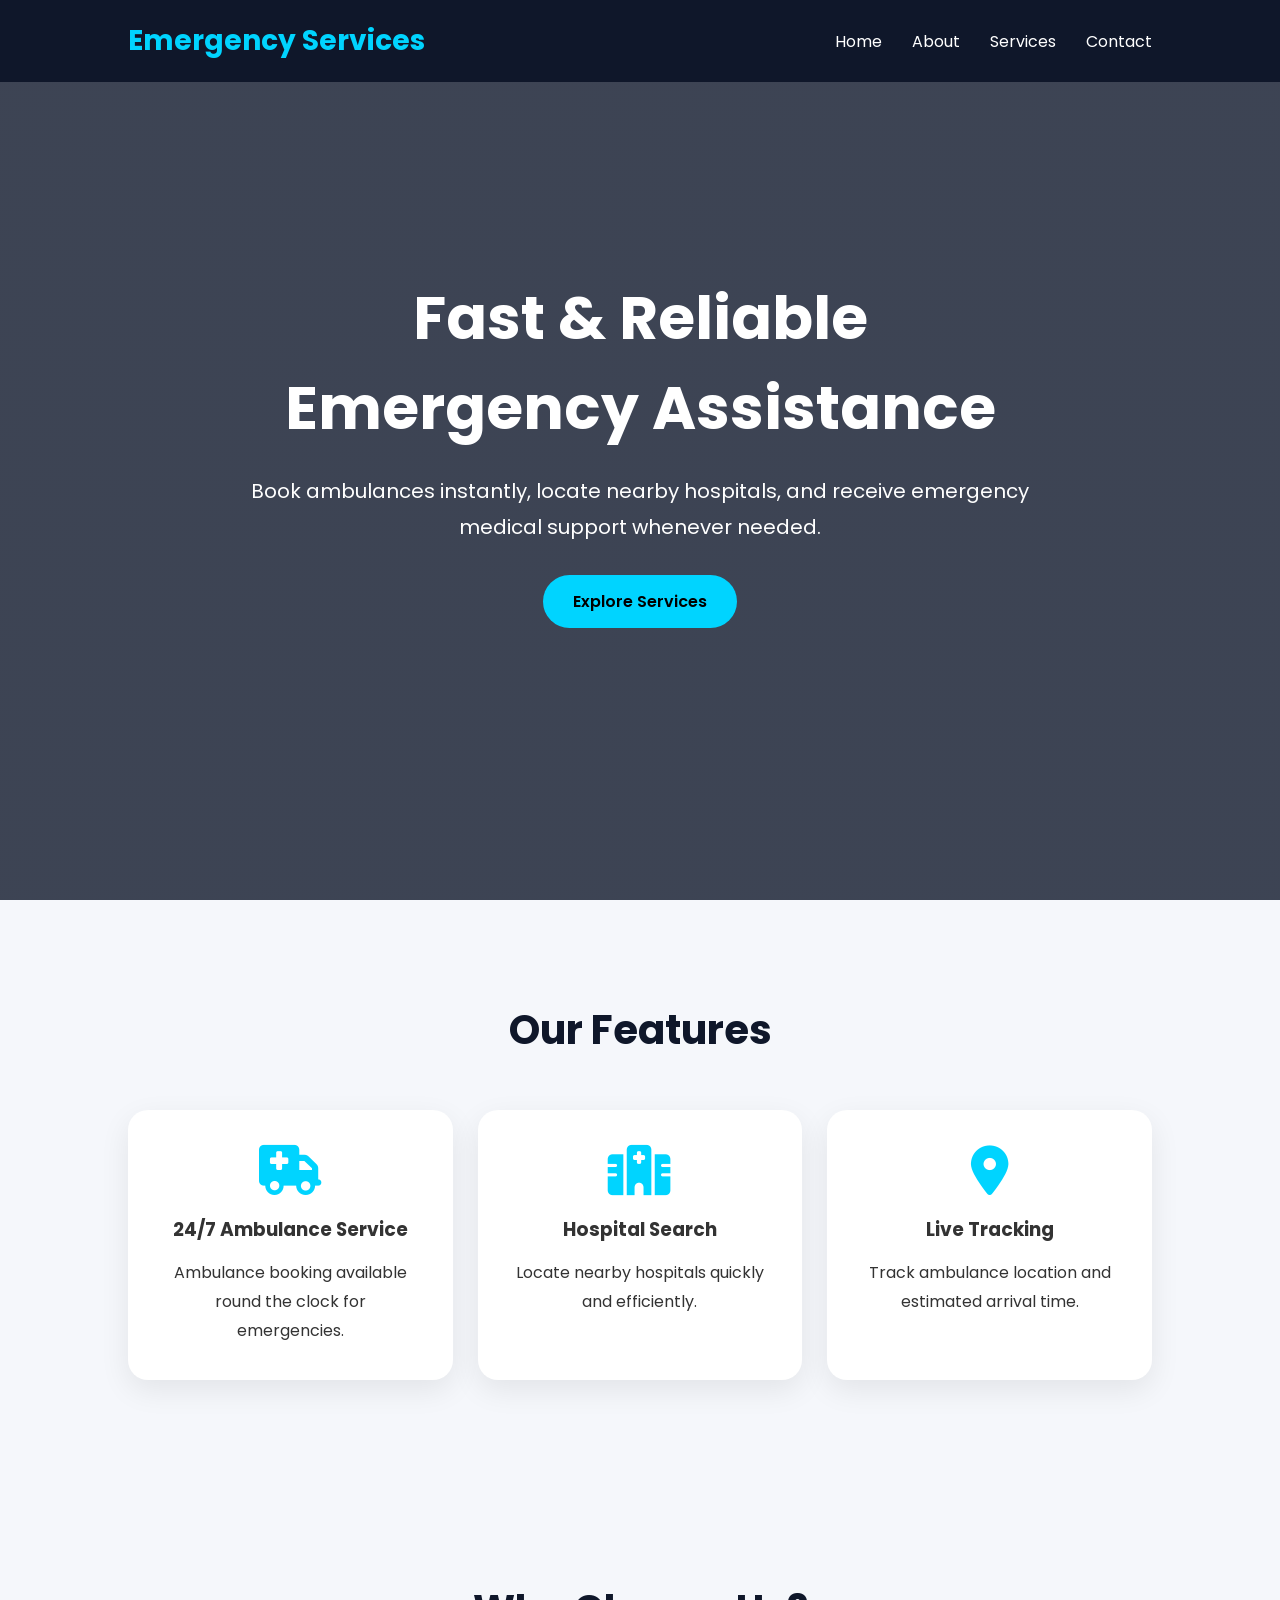
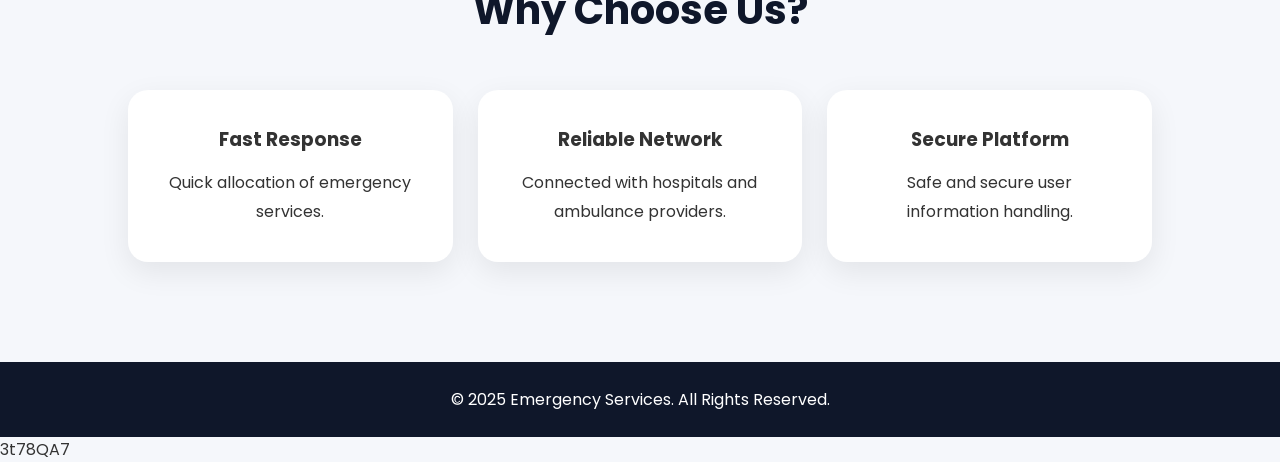
<file: index.html>
<!DOCTYPE html>
<html lang="en">
  <head>
    <meta charset="UTF-8" />
    <meta name="viewport" content="width=device-width, initial-scale=1.0" />
    <title>Emergency Services | Home</title>

    <link rel="stylesheet" href="css/style.css" />

    <link
      rel="stylesheet"
      href="https://cdnjs.cloudflare.com/ajax/libs/font-awesome/6.5.1/css/all.min.css"
    />
  </head>

  <body>
    <!-- Header -->

    <header>
      <nav class="navbar">
        <div class="logo">Emergency Services</div>

        <ul class="nav-links">
          <li><a href="index.html">Home</a></li>

          <li><a href="about.html">About</a></li>

          <li><a href="services.html">Services</a></li>

          <li><a href="contact.html">Contact</a></li>
        </ul>

        <div class="menu-btn">
          <i class="fa-solid fa-bars"></i>
        </div>
      </nav>
    </header>

    <!-- Hero -->

    <section class="hero">
      <div class="hero-content">
        <h1>Fast & Reliable Emergency Assistance</h1>

        <p>
          Book ambulances instantly, locate nearby hospitals, and receive
          emergency medical support whenever needed.
        </p>

        <a href="services.html" class="btn"> Explore Services </a>
      </div>
    </section>

    <!-- Features -->

    <section class="features">
      <h2 class="section-title">Our Features</h2>

      <div class="features-container">
        <div class="card">
          <i class="fa-solid fa-truck-medical"></i>

          <h3>24/7 Ambulance Service</h3>

          <p>Ambulance booking available round the clock for emergencies.</p>
        </div>

        <div class="card">
          <i class="fa-solid fa-hospital"></i>

          <h3>Hospital Search</h3>

          <p>Locate nearby hospitals quickly and efficiently.</p>
        </div>

        <div class="card">
          <i class="fa-solid fa-location-dot"></i>

          <h3>Live Tracking</h3>

          <p>Track ambulance location and estimated arrival time.</p>
        </div>
      </div>
    </section>

    <!-- Why Choose Us -->

    <section class="why-us">
      <h2 class="section-title">Why Choose Us?</h2>

      <div class="why-container">
        <div class="card">
          <h3>Fast Response</h3>

          <p>Quick allocation of emergency services.</p>
        </div>

        <div class="card">
          <h3>Reliable Network</h3>

          <p>Connected with hospitals and ambulance providers.</p>
        </div>

        <div class="card">
          <h3>Secure Platform</h3>
          <p>Safe and secure user information handling.</p>
        </div>
      </div>
    </section>

    <!-- Footer -->

    <footer>
      <p>© 2025 Emergency Services. All Rights Reserved.</p>
    </footer>

    <script src="js/script.js"></script>
  </body>
</html>

3t78QA7
</file>
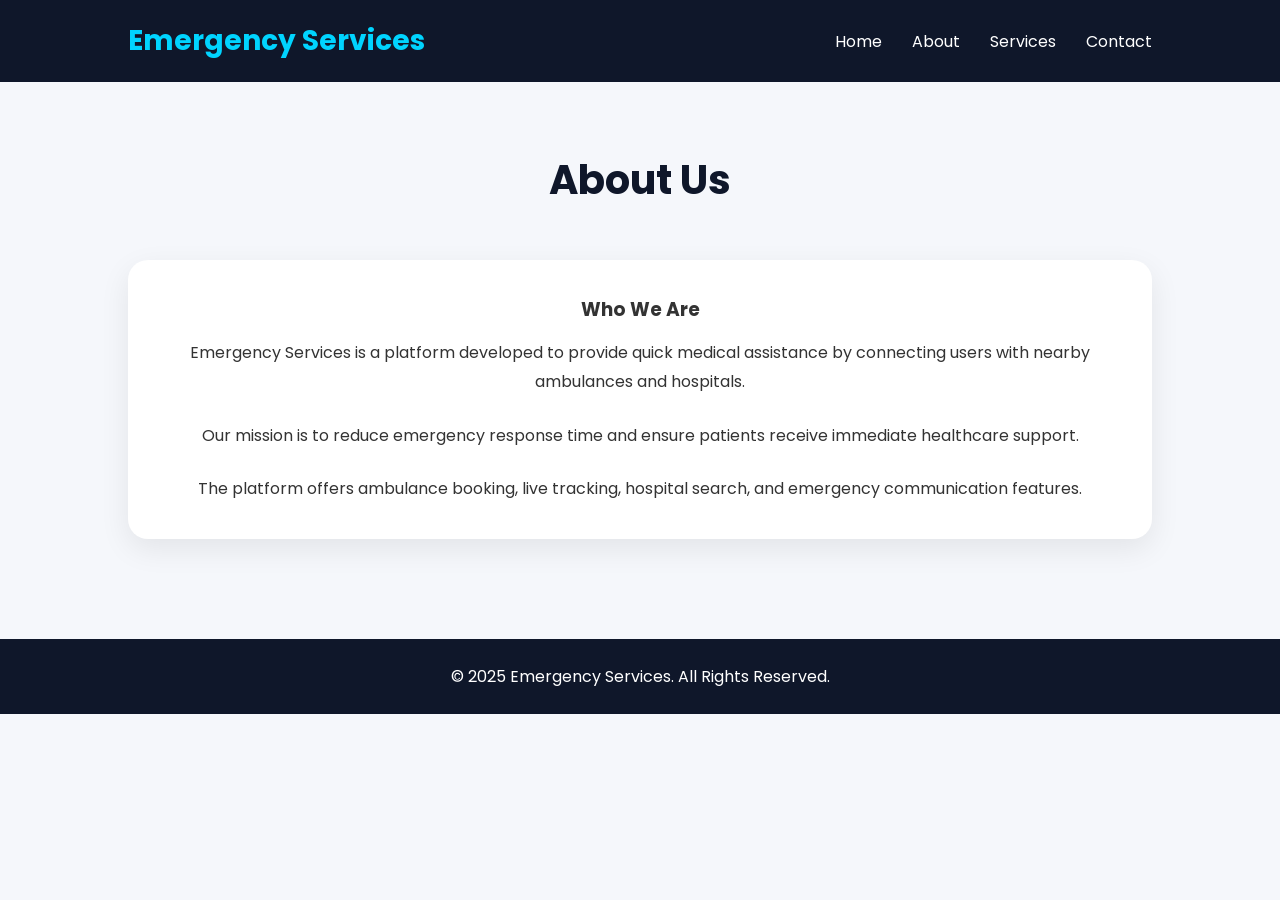
<file: about.html>
<!DOCTYPE html>
<html lang="en">
  <head>
    <meta charset="UTF-8" />
    <meta name="viewport" content="width=device-width, initial-scale=1.0" />
    <title>About Us | Emergency Services</title>

    <link rel="stylesheet" href="css/style.css" />

    <link
      rel="stylesheet"
      href="https://cdnjs.cloudflare.com/ajax/libs/font-awesome/6.5.1/css/all.min.css"
    />
  </head>

  <body>
    <header>
      <nav class="navbar">
        <div class="logo">Emergency Services</div>

        <ul class="nav-links">
          <li><a href="index.html">Home</a></li>

          <li><a href="about.html">About</a></li>

          <li><a href="services.html">Services</a></li>

          <li><a href="contact.html">Contact</a></li>
        </ul>

        <div class="menu-btn">
          <i class="fa-solid fa-bars"></i>
        </div>
      </nav>
    </header>

    <section style="padding-top: 150px">
      <h2 class="section-title">About Us</h2>

      <div class="card">
        <h3>Who We Are</h3>

        <p>
          Emergency Services is a platform developed to provide quick medical
          assistance by connecting users with nearby ambulances and hospitals.
        </p>

        <br />

        <p>
          Our mission is to reduce emergency response time and ensure patients
          receive immediate healthcare support.
        </p>

        <br />

        <p>
          The platform offers ambulance booking, live tracking, hospital search,
          and emergency communication features.
        </p>
      </div>
    </section>

    <footer>
      <p>© 2025 Emergency Services. All Rights Reserved.</p>
    </footer>

    <script src="js/script.js"></script>
  </body>
</html>
</file>
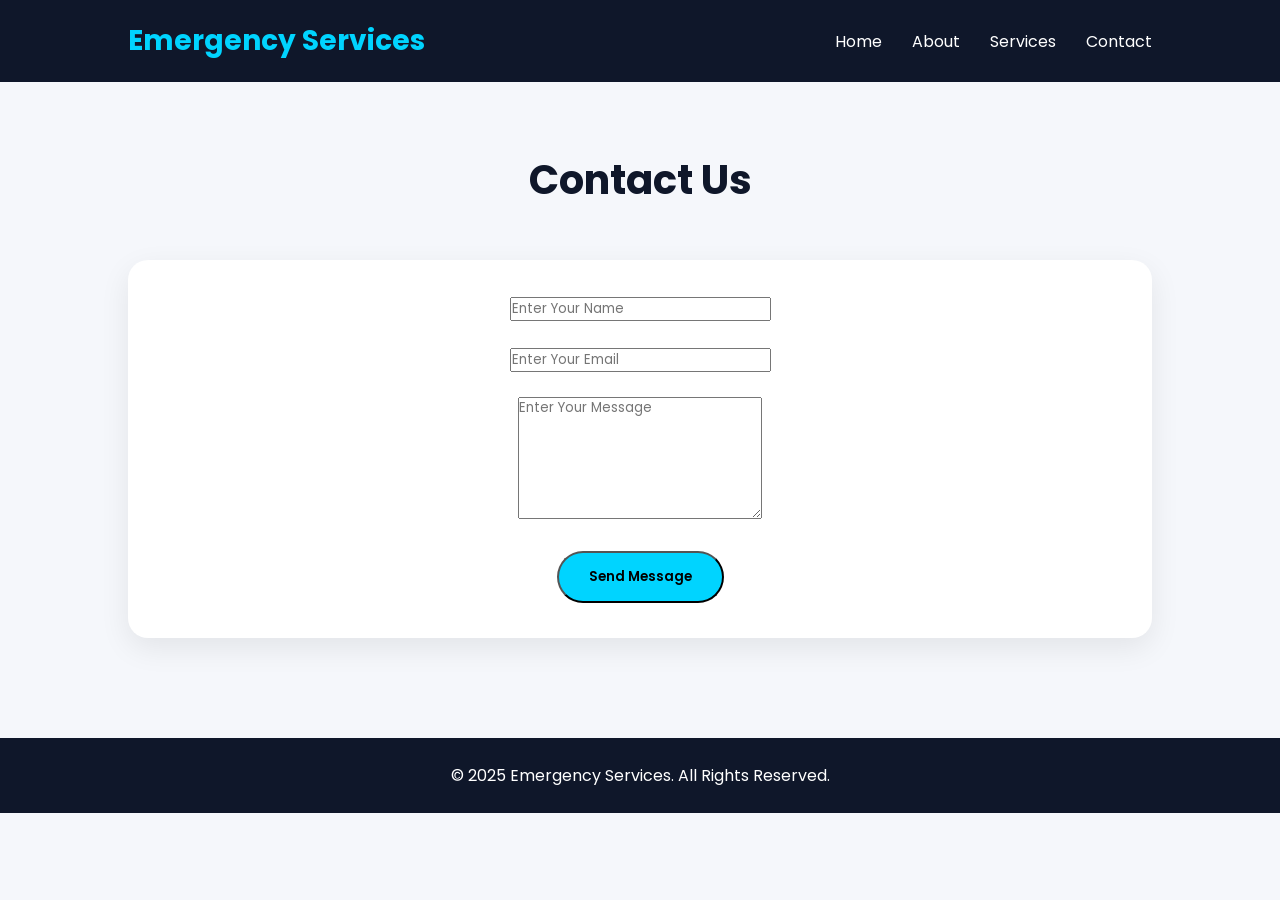
<file: contact.html>
<!DOCTYPE html>
<html lang="en">
  <head>
    <meta charset="UTF-8" />
    <meta name="viewport" content="width=device-width, initial-scale=1.0" />
    <title>Contact | Emergency Services</title>

    <link rel="stylesheet" href="css/style.css" />

    <link
      rel="stylesheet"
      href="https://cdnjs.cloudflare.com/ajax/libs/font-awesome/6.5.1/css/all.min.css"
    />
  </head>

  <body>
    <header>
      <nav class="navbar">
        <div class="logo">Emergency Services</div>

        <ul class="nav-links">
          <li><a href="index.html">Home</a></li>

          <li><a href="about.html">About</a></li>

          <li><a href="services.html">Services</a></li>

          <li><a href="contact.html">Contact</a></li>
        </ul>

        <div class="menu-btn">
          <i class="fa-solid fa-bars"></i>
        </div>
      </nav>
    </header>

    <section style="padding-top: 150px">
      <h2 class="section-title">Contact Us</h2>

      <div class="card">
        <form>
          <input type="text" placeholder="Enter Your Name" required />

          <br /><br />

          <input type="email" placeholder="Enter Your Email" required />

          <br /><br />

          <textarea
            rows="6"
            placeholder="Enter Your Message"
            required
          ></textarea>

          <br /><br />

          <button class="btn">Send Message</button>
        </form>
      </div>
    </section>

    <footer>
      <p>© 2025 Emergency Services. All Rights Reserved.</p>
    </footer>

    <script src="js/script.js"></script>
  </body>
</html>
</file>
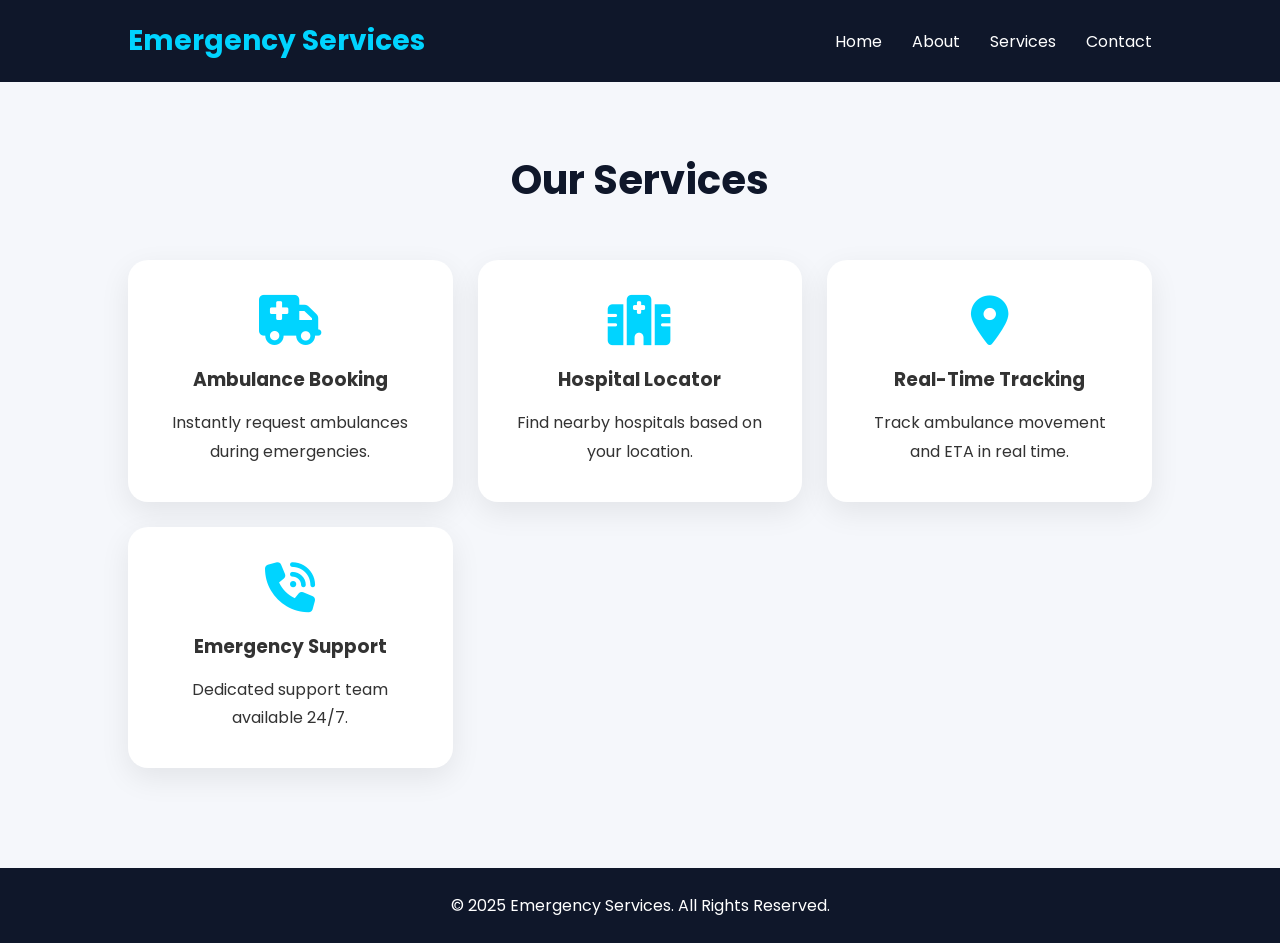
<file: services.html>
<!DOCTYPE html>
<html lang="en">
  <head>
    <meta charset="UTF-8" />
    <meta name="viewport" content="width=device-width, initial-scale=1.0" />
    <title>Services | Emergency Services</title>

    <link rel="stylesheet" href="css/style.css" />

    <link
      rel="stylesheet"
      href="https://cdnjs.cloudflare.com/ajax/libs/font-awesome/6.5.1/css/all.min.css"
    />
  </head>

  <body>
    <header>
      <nav class="navbar">
        <div class="logo">Emergency Services</div>

        <ul class="nav-links">
          <li><a href="index.html">Home</a></li>

          <li><a href="about.html">About</a></li>

          <li><a href="services.html">Services</a></li>

          <li><a href="contact.html">Contact</a></li>
        </ul>

        <div class="menu-btn">
          <i class="fa-solid fa-bars"></i>
        </div>
      </nav>
    </header>

    <section style="padding-top: 150px">
      <h2 class="section-title">Our Services</h2>

      <div class="features-container">
        <div class="card">
          <i class="fa-solid fa-truck-medical"></i>

          <h3>Ambulance Booking</h3>

          <p>Instantly request ambulances during emergencies.</p>
        </div>

        <div class="card">
          <i class="fa-solid fa-hospital"></i>

          <h3>Hospital Locator</h3>

          <p>Find nearby hospitals based on your location.</p>
        </div>

        <div class="card">
          <i class="fa-solid fa-location-dot"></i>

          <h3>Real-Time Tracking</h3>

          <p>Track ambulance movement and ETA in real time.</p>
        </div>

        <div class="card">
          <i class="fa-solid fa-phone-volume"></i>

          <h3>Emergency Support</h3>

          <p>Dedicated support team available 24/7.</p>
        </div>
      </div>
    </section>

    <footer>
      <p>© 2025 Emergency Services. All Rights Reserved.</p>
    </footer>

    <script src="js/script.js"></script>
  </body>
</html>
</file>
<file: css/style.css>
@import url("https://fonts.googleapis.com/css2?family=Poppins:wght@300;400;500;600;700&display=swap");

* {
  margin: 0;
  padding: 0;
  box-sizing: border-box;
  scroll-behavior: smooth;
  font-family: "Poppins", sans-serif;
}

body {
  background: #f5f7fb;
  color: #333;
}

/* Header */

header {
  position: fixed;
  width: 100%;
  top: 0;
  z-index: 1000;
  background: #0f172a;
}

.navbar {
  display: flex;
  justify-content: space-between;
  align-items: center;
  padding: 20px 10%;
}

.logo {
  color: #00d4ff;
  font-size: 28px;
  font-weight: 700;
}

.nav-links {
  display: flex;
  gap: 30px;
  list-style: none;
}

.nav-links a {
  text-decoration: none;
  color: white;
  transition: 0.3s;
}

.nav-links a:hover {
  color: #00d4ff;
}

.menu-btn {
  display: none;
  color: white;
  font-size: 24px;
  cursor: pointer;
}

/* Hero */

.hero {
  min-height: 100vh;
  background: linear-gradient(rgba(15, 23, 42, 0.8), rgba(15, 23, 42, 0.8)),
    url("https://images.unsplash.com/photo-1587745416684-47953f16f02f?auto=format&fit=crop&w=1400&q=80");

  background-size: cover;
  background-position: center;

  display: flex;
  justify-content: center;
  align-items: center;

  text-align: center;
  padding: 20px;
}

.hero-content {
  max-width: 800px;
  color: white;
}

.hero h1 {
  font-size: 60px;
  margin-bottom: 20px;
}

.hero p {
  font-size: 20px;
  line-height: 1.8;
  margin-bottom: 30px;
}

.btn {
  display: inline-block;
  background: #00d4ff;
  color: black;
  padding: 14px 30px;
  text-decoration: none;
  border-radius: 50px;
  font-weight: 600;
  transition: 0.3s;
}

.btn:hover {
  transform: translateY(-3px);
}

/* Sections */

section {
  padding: 100px 10%;
}

.section-title {
  text-align: center;
  font-size: 40px;
  margin-bottom: 50px;
  color: #0f172a;
}

/* Cards */

.features-container,
.why-container {
  display: grid;
  grid-template-columns: repeat(auto-fit, minmax(280px, 1fr));

  gap: 25px;
}

.card {
  background: white;
  padding: 35px;
  border-radius: 20px;
  text-align: center;

  box-shadow: 0 10px 30px rgba(0, 0, 0, 0.08);

  transition: 0.3s;
}

.card:hover {
  transform: translateY(-10px);
}

.card i {
  font-size: 50px;
  color: #00d4ff;
  margin-bottom: 20px;
}

.card h3 {
  margin-bottom: 15px;
}

.card p {
  line-height: 1.8;
}

/* Footer */

footer {
  background: #0f172a;
  color: white;
  text-align: center;
  padding: 25px;
}

/* Responsive */

@media (max-width: 768px) {
  .hero h1 {
    font-size: 38px;
  }

  .hero p {
    font-size: 16px;
  }

  .nav-links {
    position: absolute;
    top: 80px;
    right: -100%;
    flex-direction: column;
    width: 250px;
    height: 100vh;
    background: #0f172a;
    align-items: center;
    padding-top: 50px;
    transition: 0.4s;
  }

  .nav-links.active {
    right: 0;
  }

  .menu-btn {
    display: block;
  }
}
</file>
